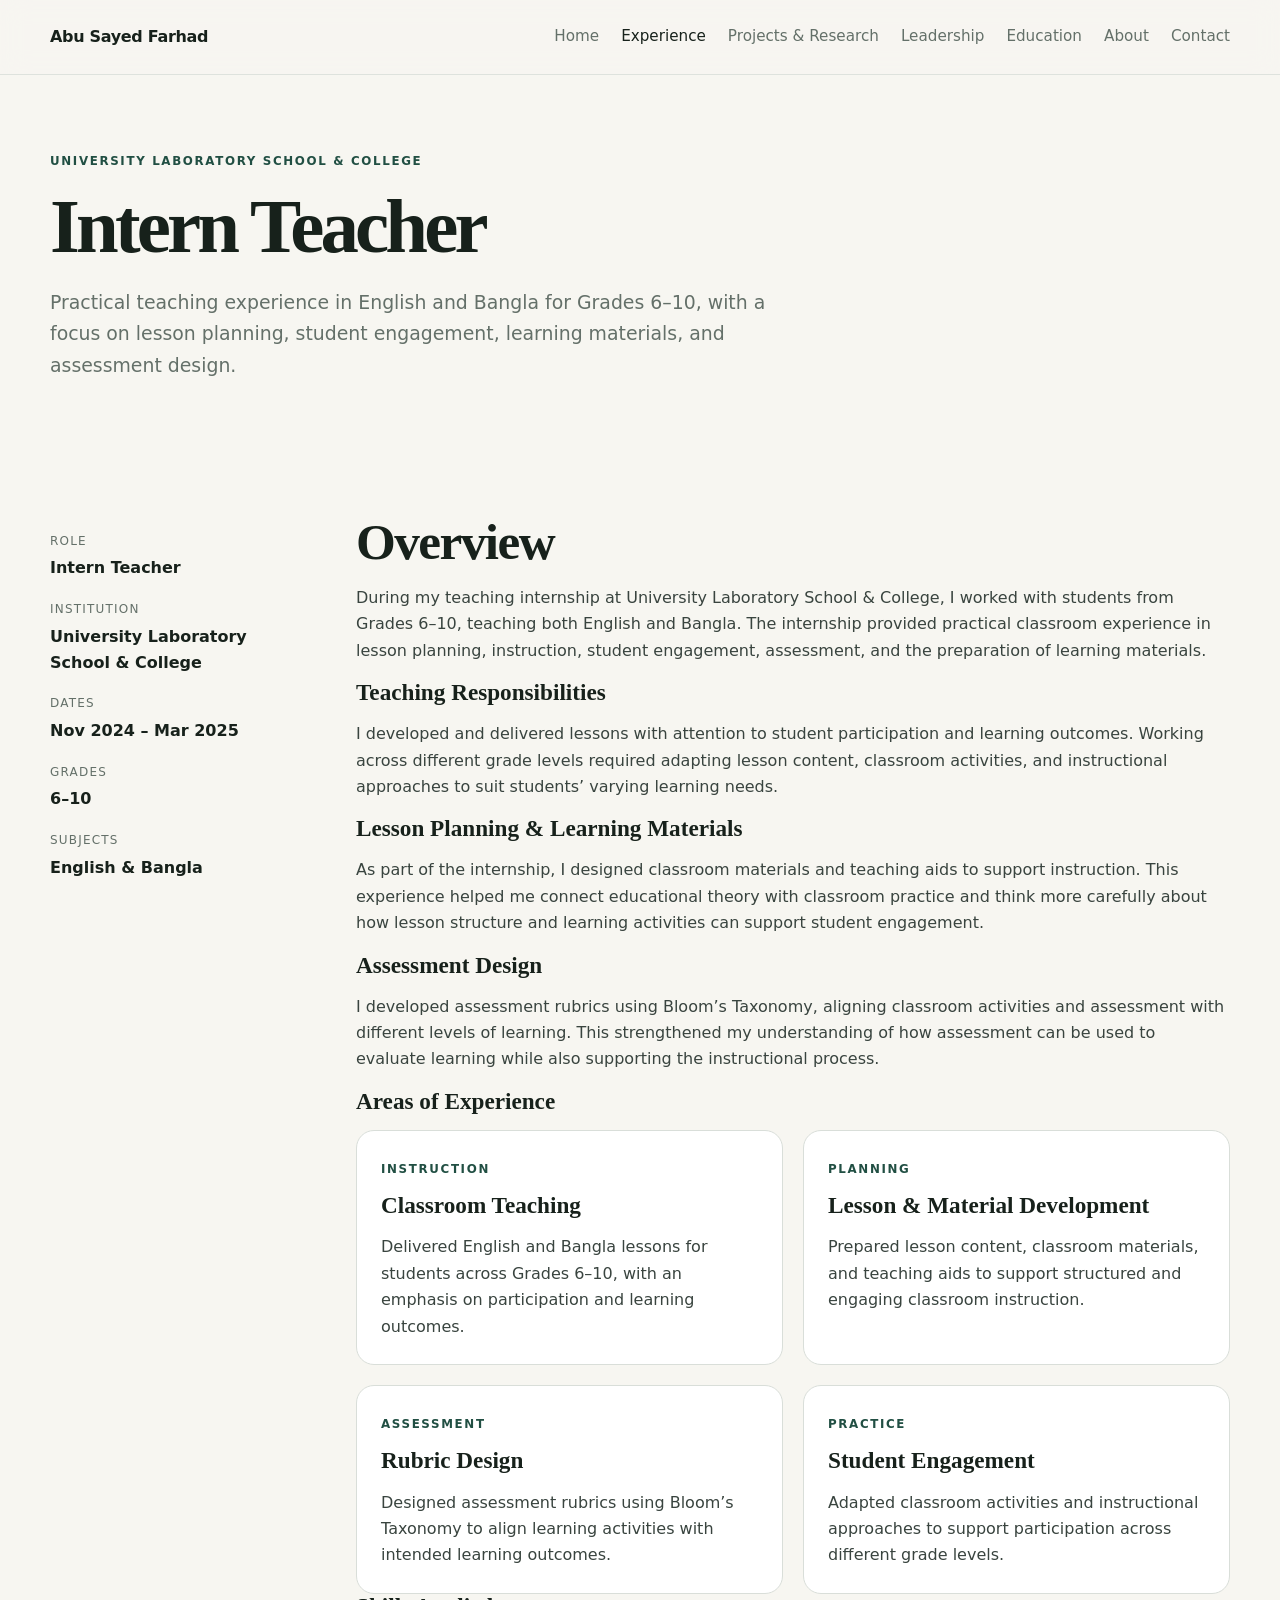
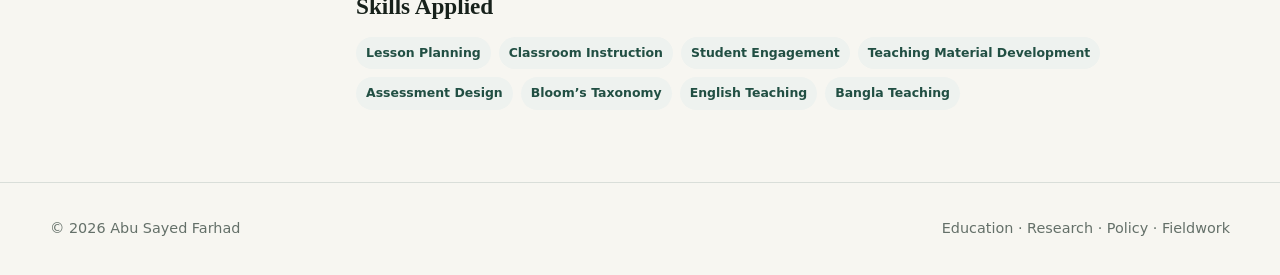
<file: experiences/teaching-internship.html>
<!doctype html>
<html lang="en">
<head>
<meta charset="utf-8">
<meta name="viewport" content="width=device-width, initial-scale=1">

<title>Teaching Internship | Abu Sayed Farhad</title>

<meta
  name="description"
  content="Teaching internship experience at University Laboratory School & College."
>

<meta property="og:title" content="Teaching Internship | Abu Sayed Farhad">

<meta
  property="og:description"
  content="Teaching internship experience at University Laboratory School & College."
>

<link rel="stylesheet" href="../assets/css/style.css">
</head>

<body>

<header class="site-header">
  <div class="container nav-wrap">

    <a class="brand" href="../index.html">
      Abu Sayed Farhad
    </a>

    <button
      class="nav-toggle"
      aria-label="Open navigation"
      aria-expanded="false"
    >
      ☰
    </button>

    <nav class="nav-links" aria-label="Primary navigation">
      <a href="../index.html">Home</a>
      <a class="active" href="../experience.html">Experience</a>
      <a href="../projects.html">Projects & Research</a>
      <a href="../leadership.html">Leadership</a>
      <a href="../education.html">Education</a>
      <a href="../about.html">About</a>
      <a href="../contact.html">Contact</a>
    </nav>

  </div>
</header>


<main>

  <section class="page-hero">
    <div class="container">

      <span class="eyebrow">
        University Laboratory School & College
      </span>

      <h1>
        Intern Teacher
      </h1>

      <p class="lede">
        Practical teaching experience in English and Bangla for Grades 6–10,
        with a focus on lesson planning, student engagement, learning materials,
        and assessment design.
      </p>

    </div>
  </section>


  <section>

    <div class="container detail-layout">

      <aside class="side-note">

        <dl>

          <dt>Role</dt>
          <dd>Intern Teacher</dd>

          <dt>Institution</dt>
          <dd>University Laboratory School & College</dd>

          <dt>Dates</dt>
          <dd>Nov 2024 – Mar 2025</dd>

          <dt>Grades</dt>
          <dd>6–10</dd>

          <dt>Subjects</dt>
          <dd>English & Bangla</dd>

        </dl>

      </aside>


      <div class="rich-copy">

        <h2>Overview</h2>

        <p>
          During my teaching internship at University Laboratory School &
          College, I worked with students from Grades 6–10, teaching both
          English and Bangla. The internship provided practical classroom
          experience in lesson planning, instruction, student engagement,
          assessment, and the preparation of learning materials.
        </p>


        <h3>Teaching Responsibilities</h3>

        <p>
          I developed and delivered lessons with attention to student
          participation and learning outcomes. Working across different grade
          levels required adapting lesson content, classroom activities, and
          instructional approaches to suit students’ varying learning needs.
        </p>


        <h3>Lesson Planning & Learning Materials</h3>

        <p>
          As part of the internship, I designed classroom materials and
          teaching aids to support instruction. This experience helped me
          connect educational theory with classroom practice and think more
          carefully about how lesson structure and learning activities can
          support student engagement.
        </p>


        <h3>Assessment Design</h3>

        <p>
          I developed assessment rubrics using Bloom’s Taxonomy, aligning
          classroom activities and assessment with different levels of learning.
          This strengthened my understanding of how assessment can be used to
          evaluate learning while also supporting the instructional process.
        </p>


        <h3>Areas of Experience</h3>

        <div class="grid-2">

          <article class="card">
            <span class="eyebrow">Instruction</span>
            <h3>Classroom Teaching</h3>
            <p>
              Delivered English and Bangla lessons for students across
              Grades 6–10, with an emphasis on participation and learning
              outcomes.
            </p>
          </article>

          <article class="card">
            <span class="eyebrow">Planning</span>
            <h3>Lesson & Material Development</h3>
            <p>
              Prepared lesson content, classroom materials, and teaching aids
              to support structured and engaging classroom instruction.
            </p>
          </article>

          <article class="card">
            <span class="eyebrow">Assessment</span>
            <h3>Rubric Design</h3>
            <p>
              Designed assessment rubrics using Bloom’s Taxonomy to align
              learning activities with intended learning outcomes.
            </p>
          </article>

          <article class="card">
            <span class="eyebrow">Practice</span>
            <h3>Student Engagement</h3>
            <p>
              Adapted classroom activities and instructional approaches to
              support participation across different grade levels.
            </p>
          </article>

        </div>


        <h3>Skills Applied</h3>

        <div class="tags">

          <span class="tag">Lesson Planning</span>
          <span class="tag">Classroom Instruction</span>
          <span class="tag">Student Engagement</span>
          <span class="tag">Teaching Material Development</span>
          <span class="tag">Assessment Design</span>
          <span class="tag">Bloom’s Taxonomy</span>
          <span class="tag">English Teaching</span>
          <span class="tag">Bangla Teaching</span>

        </div>

      </div>

    </div>

  </section>

</main>


<footer class="footer">
  <div class="container footer-row">

    <span>
      © 2026 Abu Sayed Farhad
    </span>

    <span>
      Education · Research · Policy · Fieldwork
    </span>

  </div>
</footer>


<script src="../assets/js/main.js"></script>

</body>
</html>
</file>
<file: assets/css/style.css>
:root{
  --bg:#f7f6f1;
  --surface:#ffffff;
  --ink:#17211b;
  --muted:#647069;
  --line:#d9ded9;
  --accent:#214f43;
  --accent-2:#8a6a3f;
  --soft:#eef2ef;
  --max:1180px;
  --radius:18px;
  --shadow:0 16px 40px rgba(23,33,27,.08);
}
*{box-sizing:border-box}
html{scroll-behavior:smooth}
body{
  margin:0;
  font-family:Inter, ui-sans-serif, system-ui, -apple-system, BlinkMacSystemFont, "Segoe UI", sans-serif;
  color:var(--ink);
  background:var(--bg);
  line-height:1.65;
}
img{max-width:100%;display:block}
a{color:inherit;text-decoration:none}
a:focus-visible,button:focus-visible{outline:3px solid #8db2a6;outline-offset:3px}
.container{width:min(var(--max),calc(100% - 40px));margin:auto}
.site-header{
  position:sticky;top:0;z-index:30;
  backdrop-filter:blur(14px);
  background:rgba(247,246,241,.9);
  border-bottom:1px solid rgba(217,222,217,.8);
}
.nav-wrap{display:flex;align-items:center;justify-content:space-between;min-height:74px}
.brand{font-weight:800;letter-spacing:-.02em}
.nav-links{display:flex;gap:22px;align-items:center}
.nav-links a{font-size:.95rem;color:var(--muted)}
.nav-links a:hover,.nav-links a.active{color:var(--ink)}
.nav-toggle{display:none;border:0;background:transparent;font-size:1.4rem;cursor:pointer}
.hero{padding:88px 0 64px}
.hero-grid{display:grid;grid-template-columns:1.4fr .8fr;gap:54px;align-items:center}
.eyebrow{display:inline-block;text-transform:uppercase;letter-spacing:.14em;font-size:.74rem;font-weight:800;color:var(--accent);margin-bottom:14px}
h1,h2,h3{font-family:Georgia, "Times New Roman", serif;line-height:1.08;margin:0 0 16px}
h1{font-size:clamp(3rem,7vw,6.4rem);letter-spacing:-.05em}
h2{font-size:clamp(2rem,4vw,3.5rem);letter-spacing:-.03em}
h3{font-size:1.45rem}
.lede{font-size:1.18rem;max-width:760px;color:var(--muted)}
.actions{display:flex;gap:12px;flex-wrap:wrap;margin-top:28px}
.btn{display:inline-flex;align-items:center;justify-content:center;padding:12px 18px;border-radius:999px;border:1px solid var(--ink);font-weight:700;font-size:.94rem}
.btn.primary{background:var(--ink);color:white}
.btn.ghost{border-color:var(--line);background:var(--surface)}
.profile-frame{
  min-height:420px;border-radius:28px;background:linear-gradient(135deg,var(--soft),#e6e1d6);
  overflow:hidden;position:relative;box-shadow:var(--shadow)
}
.profile-frame img{width:100%;height:100%;object-fit:cover;position:absolute;inset:0}
.media-fallback{
  position:absolute;inset:0;display:flex;align-items:center;justify-content:center;
  text-align:center;padding:32px;color:var(--muted);font-size:.92rem
}
section{padding:72px 0}
.section-head{display:flex;justify-content:space-between;gap:24px;align-items:end;margin-bottom:30px}
.section-head p{max-width:620px;color:var(--muted);margin:0}
.grid-4{display:grid;grid-template-columns:repeat(4,1fr);gap:16px}
.grid-3{display:grid;grid-template-columns:repeat(3,1fr);gap:18px}
.grid-2{display:grid;grid-template-columns:repeat(2,1fr);gap:20px}
.card{
  background:var(--surface);border:1px solid var(--line);border-radius:var(--radius);
  padding:24px;transition:.2s ease
}
.card:hover{transform:translateY(-2px);box-shadow:var(--shadow)}
.card p{color:var(--muted);margin-bottom:0}
.meta{font-size:.88rem;color:var(--muted);margin-bottom:8px}
.tags{display:flex;flex-wrap:wrap;gap:8px;margin-top:18px}
.tag{font-size:.78rem;padding:6px 10px;border-radius:999px;background:var(--soft);color:var(--accent);font-weight:700}
.link-arrow{display:inline-block;margin-top:18px;color:var(--accent);font-weight:800}
.band{background:var(--ink);color:white}
.band p{color:#cbd3ce}
.timeline{display:grid;gap:16px}
.timeline-item{display:grid;grid-template-columns:190px 1fr;gap:26px;padding:24px 0;border-top:1px solid var(--line)}
.timeline-item:first-child{border-top:0}
.timeline-item .date{font-weight:800;color:var(--accent)}
.page-hero{padding:72px 0 42px}
.page-hero h1{font-size:clamp(2.8rem,6vw,5.2rem)}
.kicker{color:var(--accent);font-weight:800}
.detail-layout{display:grid;grid-template-columns:260px 1fr;gap:46px}
.side-note{position:sticky;top:105px;align-self:start}
.side-note dl{margin:0}
.side-note dt{font-size:.75rem;text-transform:uppercase;letter-spacing:.1em;color:var(--muted);margin-top:18px}
.side-note dd{margin:4px 0 0;font-weight:700}
.rich-copy p,.rich-copy li{color:#39443f}
.rich-copy ul{padding-left:20px}
.gallery{display:grid;grid-template-columns:repeat(3,1fr);gap:16px;margin-top:26px}
.gallery figure{margin:0;background:var(--surface);border:1px solid var(--line);border-radius:16px;overflow:hidden}
.gallery-media{position:relative;aspect-ratio:4/3;background:var(--soft);cursor:zoom-in}
.gallery-media img{width:100%;height:100%;object-fit:cover}
.gallery figcaption{padding:12px 14px;color:var(--muted);font-size:.86rem}
.stat-strip{display:grid;grid-template-columns:repeat(3,1fr);gap:1px;background:var(--line);border:1px solid var(--line);border-radius:18px;overflow:hidden}
.stat{padding:22px;background:var(--surface)}
.stat strong{display:block;font-family:Georgia,serif;font-size:1.65rem}
.event-list{columns:2;column-gap:30px;padding-left:20px}
.footer{padding:34px 0;border-top:1px solid var(--line);color:var(--muted);font-size:.9rem}
.footer-row{display:flex;justify-content:space-between;gap:20px;flex-wrap:wrap}
.lightbox{
  position:fixed;inset:0;background:rgba(0,0,0,.88);z-index:80;
  display:none;align-items:center;justify-content:center;padding:24px
}
.lightbox.open{display:flex}
.lightbox-inner{max-width:1000px;width:100%;position:relative}
.lightbox img{max-height:78vh;margin:auto;border-radius:12px}
.lightbox-caption{color:white;text-align:center;margin-top:12px}
.lightbox-close{position:absolute;right:0;top:-44px;background:transparent;color:white;border:0;font-size:2rem;cursor:pointer}
.cta{
  background:var(--surface);border:1px solid var(--line);border-radius:28px;
  padding:42px;display:flex;justify-content:space-between;gap:28px;align-items:center
}
.skill-groups{display:grid;grid-template-columns:repeat(3,1fr);gap:18px}
.skill-group{background:var(--surface);border:1px solid var(--line);border-radius:16px;padding:22px}
.skill-group ul{margin:0;padding-left:18px;color:var(--muted)}
.contact-grid{display:grid;grid-template-columns:.9fr 1.1fr;gap:26px}
.contact-list{display:grid;gap:12px}
.contact-item{padding:18px;border:1px solid var(--line);border-radius:14px;background:var(--surface)}
.note{padding:14px 16px;border-left:3px solid var(--accent);background:var(--soft);color:var(--muted)}
hr.sep{border:0;border-top:1px solid var(--line);margin:42px 0}
@media (max-width:900px){
  .hero-grid,.detail-layout,.contact-grid{grid-template-columns:1fr}
  .profile-frame{min-height:360px}
  .side-note{position:static}
  .grid-4,.grid-3{grid-template-columns:repeat(2,1fr)}
  .gallery{grid-template-columns:repeat(2,1fr)}
  .skill-groups{grid-template-columns:1fr 1fr}
  .timeline-item{grid-template-columns:1fr;gap:8px}
}
@media (max-width:720px){
  .nav-toggle{display:block}
  .nav-links{
    display:none;position:absolute;top:74px;left:20px;right:20px;
    background:var(--surface);border:1px solid var(--line);border-radius:16px;padding:16px;
    flex-direction:column;align-items:stretch;box-shadow:var(--shadow)
  }
  .nav-links.open{display:flex}
  .hero{padding-top:54px}
  h1{font-size:clamp(2.8rem,14vw,4.6rem)}
  .grid-4,.grid-3,.grid-2,.gallery,.skill-groups,.stat-strip{grid-template-columns:1fr}
  .section-head,.cta{align-items:flex-start;flex-direction:column}
  .event-list{columns:1}
  section{padding:54px 0}
}

.media-fallback[hidden]{display:none !important}
</file>
